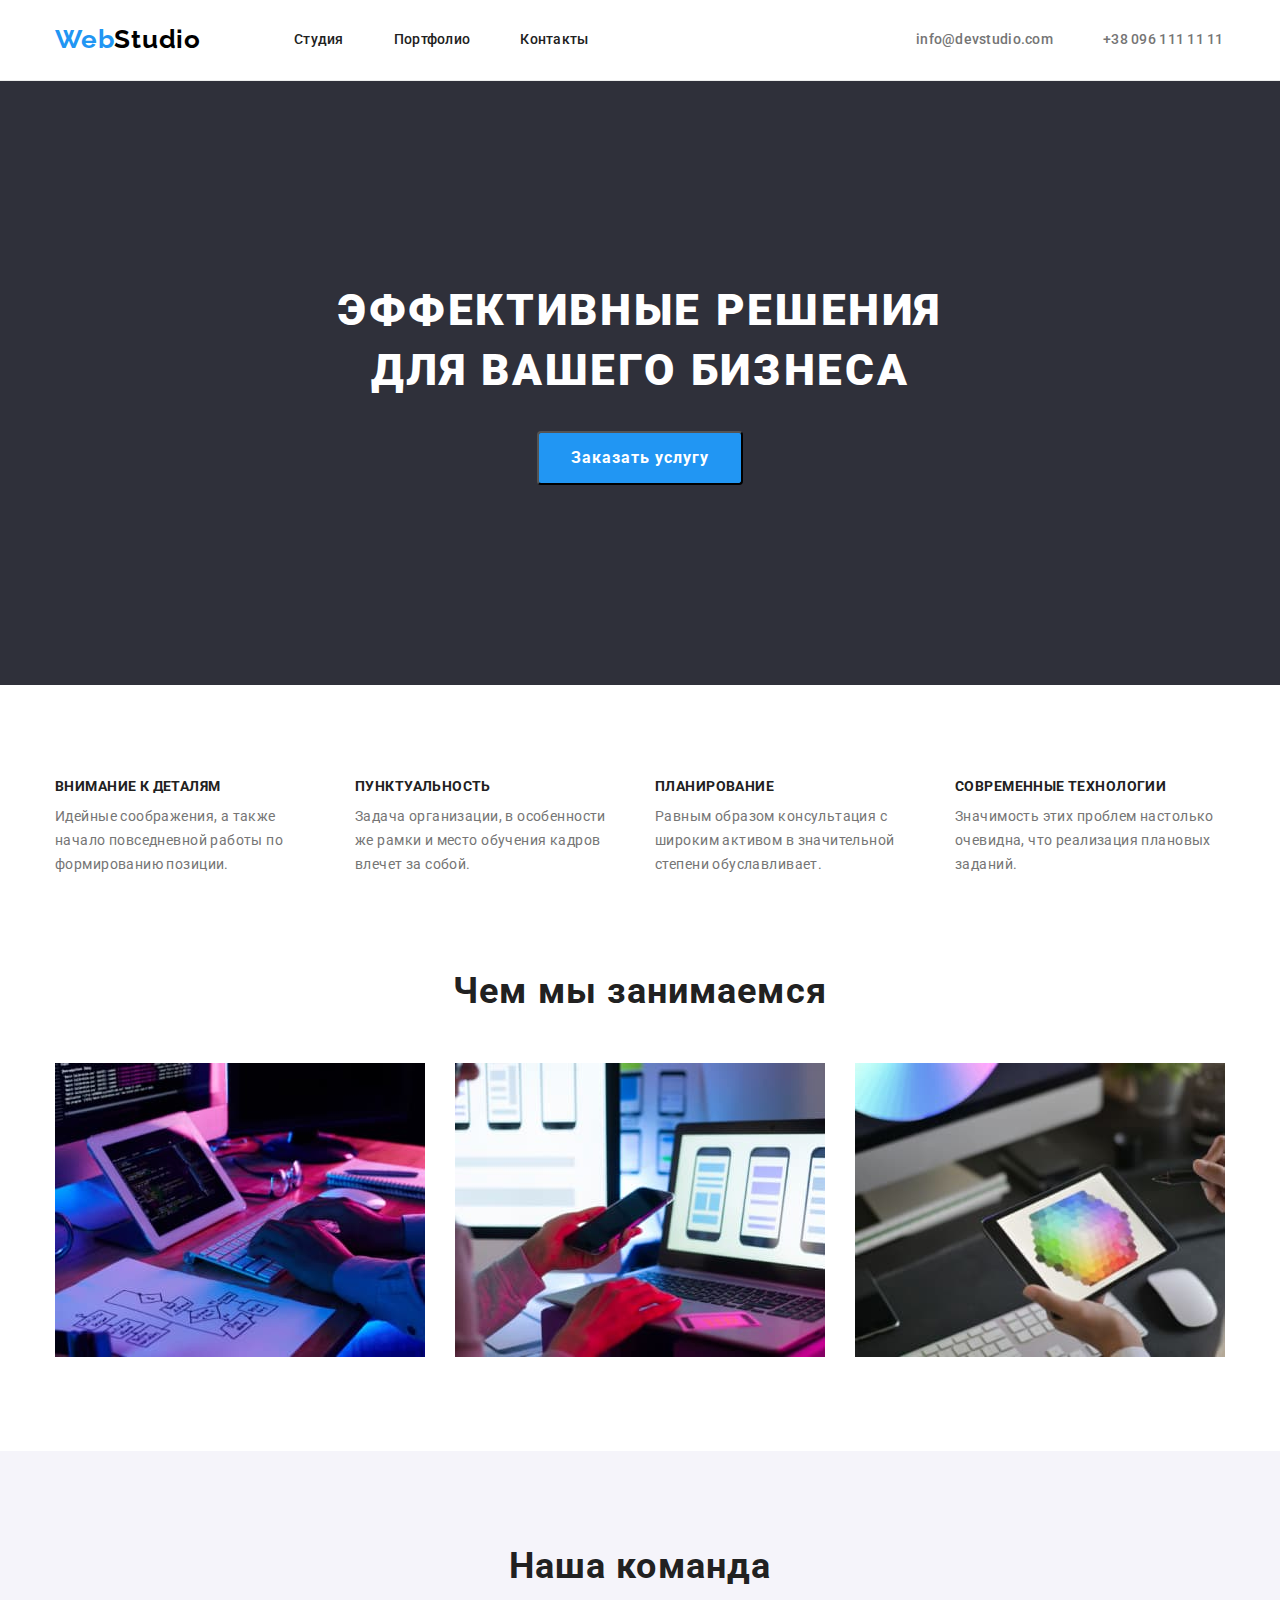
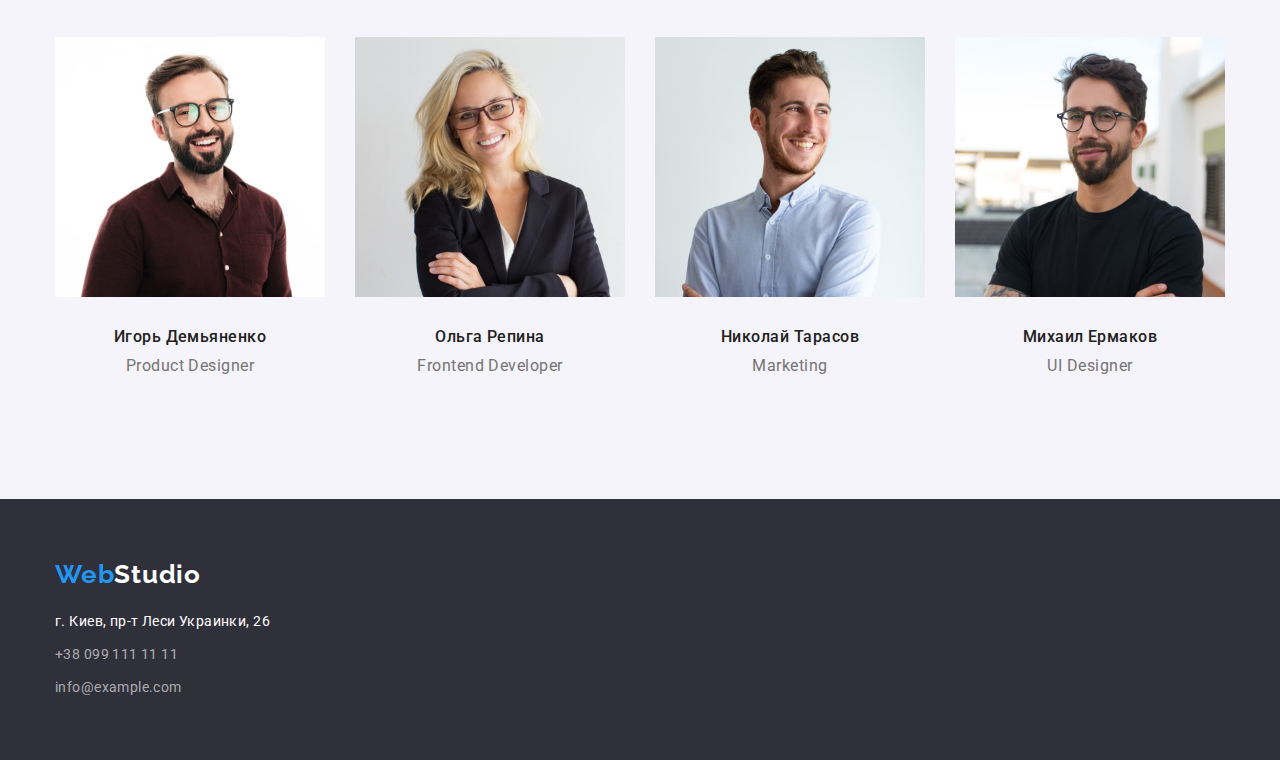
<file: index.html>
<!DOCTYPE html>
<html lang="ru">
    <head>
        <meta charset="UTF-8" />
        <meta http-equiv="X-UA-Compatible" content="IE=edge" />
        <meta name="viewport" content="width=device-width, initial-scale=1.0" />
        <title>WebStudio</title>
        <link rel="preconnect" href="https://fonts.googleapis.com">
        <link rel="preconnect" href="https://fonts.gstatic.com" crossorigin>
        <link 
            href="https://fonts.googleapis.com/css2?family=Raleway:wght@700&family=Roboto:wght@400;500;700;900&display=swap" 
            rel="stylesheet">
        <link
            href="https://cdnjs.cloudflare.com/ajax/libs/modern-normalize/1.1.0/modern-normalize.min.css"
            rel="stylesheet">
        <link rel="stylesheet" href="./css/styles.css">
    </head>
    <body class="page">
        <!-- Header section -->
        <header class="page-header">
            <div class="container header-container">
                    <nav class="nav-header">
                        <a class="header-logo logo link" href="index.html">
                            <span class="header-logo-span-web" lang="en">Web</span><span class="header-logo-span-studio" lang="en">Studio</span>
                        </a>   
                        <ul class="nav-list list">
                            <li class="list-item">
                                <a class="nav-list-item header-item link" href="">Студия</a>
                            </li>
                            <li class="list-item">
                                <a class="nav-list-item header-item link" href="./portfolio.html">Портфолио</a>
                            </li>
                            <li class="list-item">
                                <a class="nav-list-item header-item link" href="">Контакты</a>
                            </li>
                        </ul>
                    </nav>
                    <ul class="header-contacts list">
                        <li class="contacts-item"><a class="header-contacts-item header-item link" href="mailto:info@devstudio.com">info@devstudio.com</a></li> 
                        <li class="contacts-item"><a class="header-contacts-item header-item link" href="tel:+380961111111">+38 096 111 11 11</a></li>   
                    </ul>
            </div>
        </header>
    <main>
        <!-- Hero section -->
        <section class="hero">    
            <div class="container">   
                <h1 class="hero-title">Эффективные решения для вашего бизнеса</h1>
                <button type="button" class="hero-btn">Заказать услугу</button>
            </div>
        </section>
        <!-- Features section -->
        <section class="section">
            <div class="container">
                <h2 class="features-section-title visually-hidden">Наши преимущества</h2>
                <ul class="features list">
                    <li class="features-item">
                        <h3 class="features-title">Внимание к деталям</h3>
                        <p class="features-text">Идейные соображения, а также начало повседневной работы по формированию позиции.</p>
                    </li>
                    <li class="features-item">
                        <h3 class="features-title">Пунктуальность</h3>
                        <p class="features-text">Задача организации, в особенности же рамки и место обучения кадров влечет за собой.</p>
                    </li>
                    <li class="features-item">
                        <h3 class="features-title">Планирование</h3>
                        <p class="features-text">Равным образом консультация с широким активом в значительной степени обуславливает.</p>
                    </li>
                    <li class="features-item">
                        <h3 class="features-title">Современные технологии</h3>
                        <p class="features-text">Значимость этих проблем настолько очевидна, что реализация плановых заданий.</p>
                    </li>
                </ul>
            </div>
        </section>
        <!-- Our products section -->
        <section class="section products-section">
            <div class="container">
                <h2 class="products-title title">Чем мы занимаемся</h2>
                <ul class="products list">
                    <li class="products-item"><img class="product-image" src="./images/desktop-soft.jpg" alt="приложения для ПК" width="370" height="294"></li>
                    <li class="products-item"><img class="product-image" src="./images/mob-soft.jpg" alt="мобильные приложения" width="370" height="294"></li>
                    <li class="products-item"><img class="product-image" src="./images/design.jpg" alt="дизайн" width="370" height="294"></li>
                </ul>
            </div>
        </section>
        <!-- Our team section -->
        <section class="section team-section">
            <div class="container">
                <h2 class="team-section-title title">Наша команда</h2>
                <ul class="team-list list">
                    <li class="team-item">
                        <img class="team-image" src="./images/igor-demianenko.jpg" alt="Игорь Демьяненко" width="270" height="260">
                        <div class="team-title-text">
                        <h3 class="team-title">Игорь Демьяненко</h3>
                        <p class="team-text" lang="en">Product Designer</p>
                        </div>
                        </li>
                    <li class="team-item">
                        <img class="team-image" src="./images/olga-repina.jpg" alt="Ольга Репина" width="270" height="260">
                        <div class="team-title-text">
                        <h3 class="team-title">Ольга Репина</h3>
                        <p class="team-text" lang="en">Frontend Developer</p>
                        </div>
                    </li>
                    <li class="team-item">
                        <img class="team-image" src="./images/nikolay-tarasov.jpg" alt="Николай Тарасов" width="270" height="260">
                        <div class="team-title-text">
                        <h3 class="team-title">Николай Тарасов</h3>
                        <p class="team-text" lang="en">Marketing</p>
                        </div>
                    </li>
                    <li class="team-item">
                        <img class="team-image" src="./images/mikhail-ermakov.jpg" alt="Михаил Ермаков" width="270" height="260">
                        <div class="team-title-text">
                        <h3 class="team-title">Михаил Ермаков</h3>
                        <p class="team-text" lang="en">UI Designer</p>
                        </div>
                    </li>
                </ul>
            </div>      
        </section>
    </main>
        <!-- Footer section -->
        <footer class="footer">
            <div class="container">
                <div class="div-footer">
                    <a class="footer-logo logo link " href="index.html">
                        <span class="footer-logo-span-web" lang="en">Web</span><span class="footer-logo-span-studio" lang="en">Studio</span>
                    </a>
                    <address>
                        <ul class="footer-contacts list">
                            <li><a class="footer-contacts-item street link" href="https://goo.gl/maps/uAYYrMxMhEgYH2D76" target="_blank" rel="noopener noreferrer nofollow">г. Киев, пр-т Леси Украинки, 26</a></li>
                            <li><a class="footer-contacts-item link" href="tel:+380991111111">+38 099 111 11 11</a></li>
                            <li><a class="footer-contacts-item link" href="mailto:info@example.com">info@example.com</a></li>
                       </ul>
                    </address>
                </div>
            </div>
        </footer>
</html>
</file>
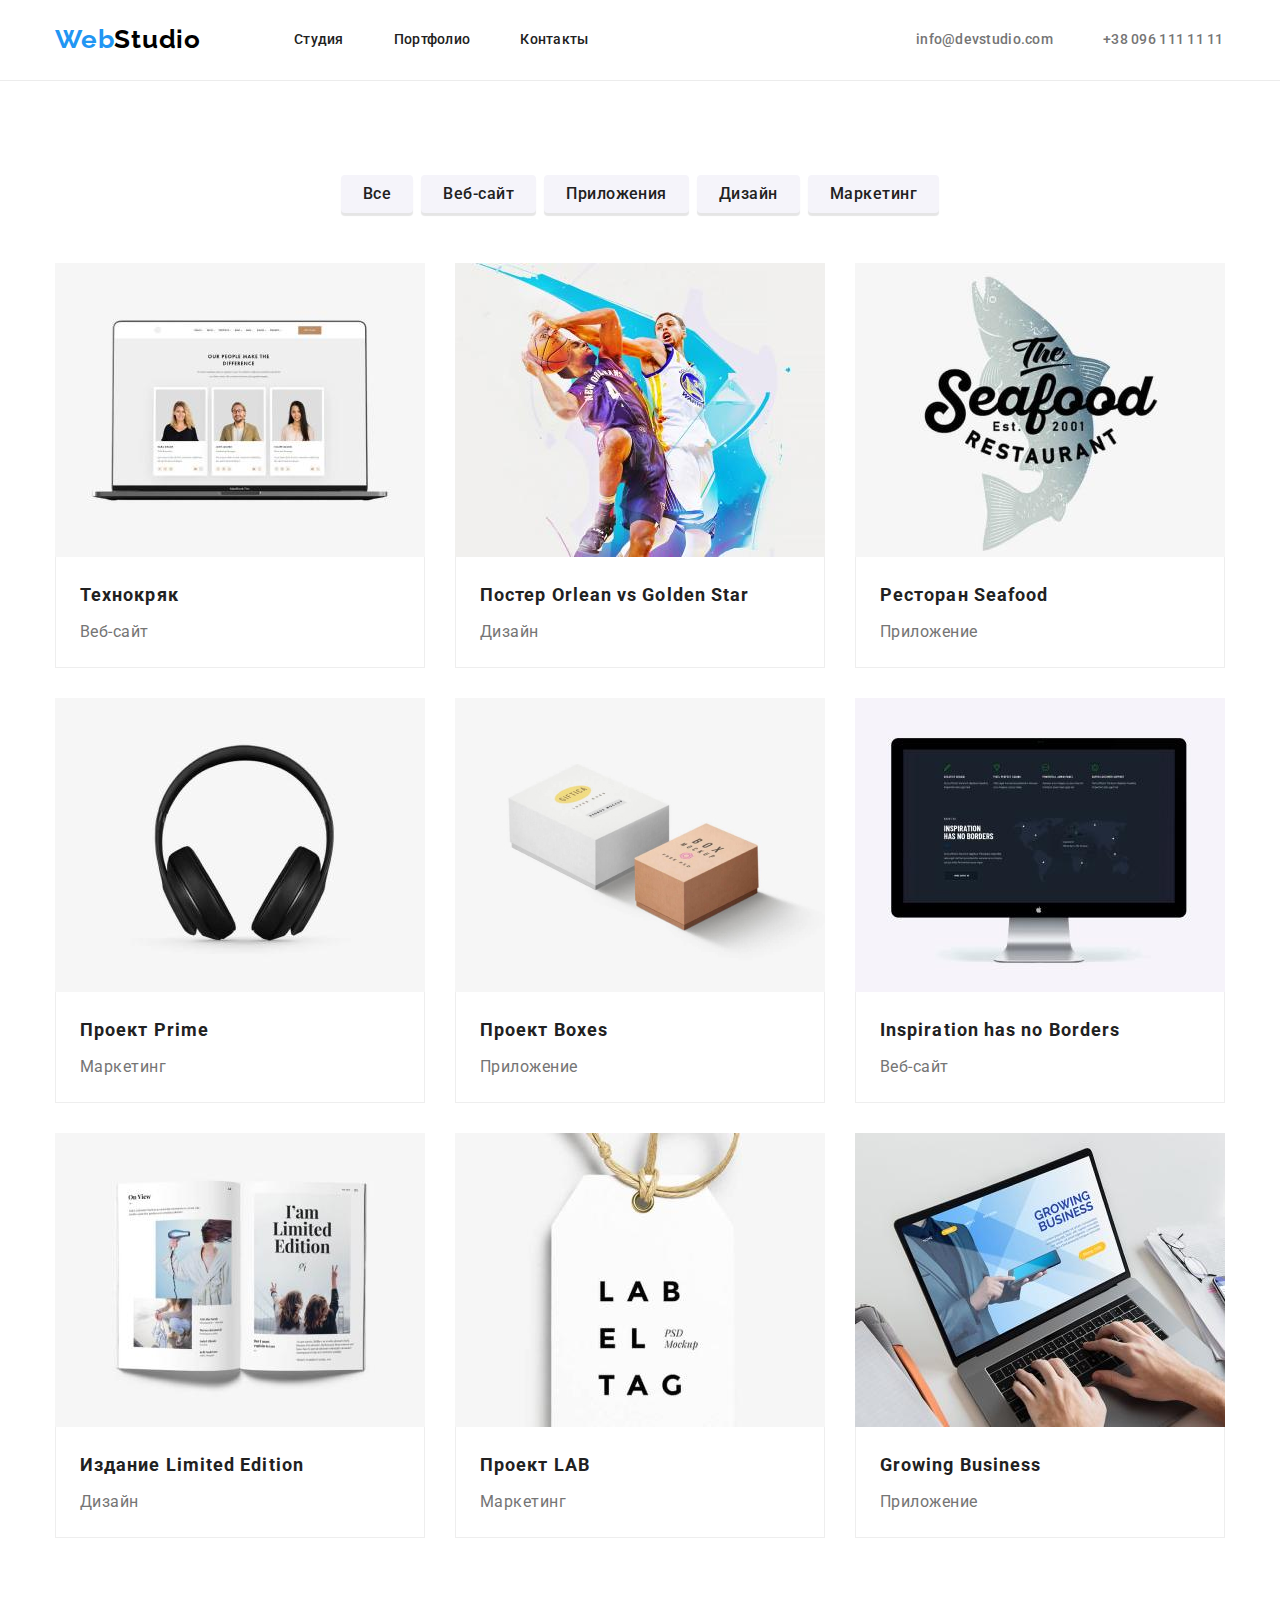
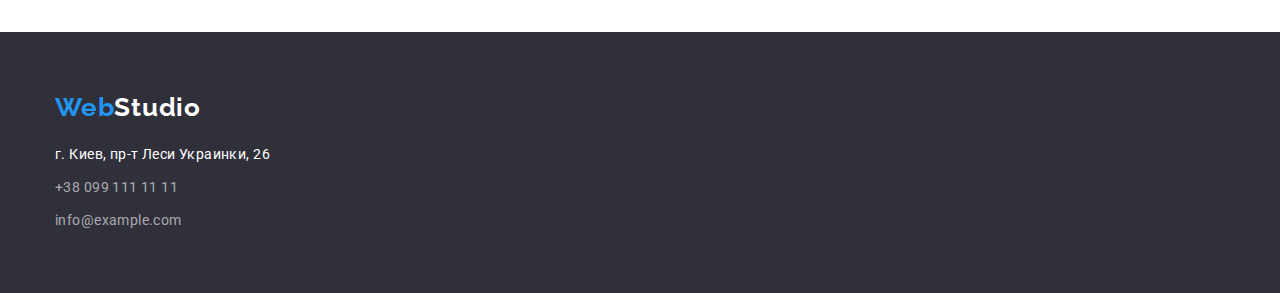
<file: portfolio.html>
<!DOCTYPE html>
<html lang="ru">
    <head>
        <meta charset="UTF-8" />
        <meta http-equiv="X-UA-Compatible" content="IE=edge" />
        <meta name="viewport" content="width=device-width, initial-scale=1.0" />
        <title>WebStudio</title>
        <link rel="preconnect" href="https://fonts.googleapis.com">
        <link rel="preconnect" href="https://fonts.gstatic.com" crossorigin>
        <link 
            href="https://fonts.googleapis.com/css2?family=Raleway:wght@700&family=Roboto:wght@400;500;700;900&display=swap"
            rel="stylesheet">
        <link
            href="https://cdnjs.cloudflare.com/ajax/libs/modern-normalize/1.1.0/modern-normalize.min.css"
            rel="stylesheet"><link rel="stylesheet" href="./css/styles.css">
    </head>
    <body class="page">
        <header class="page-header">
            <div class="container header-container">
                    <nav class="nav-header">
                        <a class="header-logo logo link" href="index.html">
                            <span class="header-logo-span-web" lang="en">Web</span><span class="header-logo-span-studio" lang="en">Studio</span>
                        </a>   
                        <ul class="nav-list list">
                            <li class="list-item">
                                <a class="nav-list-item header-item link" href="./index.html">Студия</a>
                            </li>
                            <li class="list-item">
                                <a class="nav-list-item header-item link" href="./portfolio.html">Портфолио</a>
                            </li>
                            <li class="list-item">
                                <a class="nav-list-item header-item link" href="">Контакты</a>
                            </li>
                        </ul>
                    </nav>
                    <ul class="header-contacts list">
                        <li class="contacts-item"><a class="header-contacts-item header-item link" href="mailto:info@devstudio.com">info@devstudio.com</a></li> 
                        <li class="contacts-item"><a class="header-contacts-item header-item link" href="tel:+380961111111">+38 096 111 11 11</a></li>   
                    </ul>
            </div>
        </header>
    <main>
        <section class="section">
            <div class="container">
                <h1 class="portfolio-title visually-hidden">Наше портфолио</h1>
                <ul class="porfolio-filter list">
                    <li class="porfolio-filter-item"><button class="portfolio-btn" type="button">Все</button></li>
                    <li class="porfolio-filter-item"><button class="portfolio-btn" type="button">Веб-сайт</button></li>
                    <li class="porfolio-filter-item"><button class="portfolio-btn" type="button">Приложения</button></li>
                    <li class="porfolio-filter-item"><button class="portfolio-btn" type="button">Дизайн</button></li>
                    <li class="porfolio-filter-item"><button class="portfolio-btn" type="button">Маркетинг</button></li>
                </ul>
                <ul class="portfolio-list list">
                    <li class="portfolio-item">
                        <a class="portfolio-item-link link" href="">
                            <img class="portfolio-item-img" src="./images/portfolio-1.jpg" alt="Технокряк" width="370" height="294">
                            <div class="portfolio-title-type">
                                <h2 class="portfolio-item-title">Технокряк</h2>
                                <p class="portfolio-item-type">Веб-сайт</p>
                            </div>
                        </a>
                    </li>

                    <li class="portfolio-item">
                        <a class="link portfolio-item-link" href="">
                            <img class="portfolio-item-img" src="./images/portfolio-2.jpg" alt="Постер New Orlean vs Golden Star" width="370" height="294">
                            <div class="portfolio-title-type">
                                <h2 class="portfolio-item-title">Постер <span lang="en">Orlean vs Golden Star</span></h2>
                                <p class="portfolio-item-type">Дизайн</p>
                            </div>
                        </a>
                    </li>

                    <li class="portfolio-item">
                        <a class="portfolio-item-link link" href="">
                            <img class="portfolio-item-img" src="./images/portfolio-3.jpg" alt="Ресторан Seafood" width="370" height="294">
                            <div class="portfolio-title-type">
                                <h2 class="portfolio-item-title">Ресторан <span lang="en">Seafood</span></h2>
                                <p class="portfolio-item-type">Приложение</p>
                            </div>
                        </a>
                    </li>

                    <li class="portfolio-item">
                        <a class="portfolio-item-link link" href="">
                            <img class="portfolio-item-img" src="./images/portfolio-4.jpg" alt="Проект Prime" width="370" height="294">
                            <div class="portfolio-title-type">
                                <h2 class="portfolio-item-title">Проект <span lang="en">Prime</span></h2>
                                <p class="portfolio-item-type">Маркетинг</p>
                            </div>
                        </a>
                    </li>

                    <li class="portfolio-item">
                        <a class="portfolio-item-link link" href="">                  
                            <img class="portfolio-item-img" src="./images/portfolio-5.jpg" alt="Проект Boxes" width="370" height="294">
                            <div class="portfolio-title-type">
                                <h2 class="portfolio-item-title">Проект <span lang="en">Boxes</span></h2>
                                <p class="portfolio-item-type">Приложение</p>
                            </div>
                        </a> 
                    </li>

                    <li class="portfolio-item">
                        <a class="portfolio-item-link link" href="">
                            <img class="portfolio-item-img" src="./images/portfolio-6.jpg" alt="Inspiration has no Borders" width="370" height="294">
                            <div class="portfolio-title-type">
                                <h2 class="portfolio-item-title" lang="en">Inspiration has no Borders</h2>
                                <p class="portfolio-item-type">Веб-сайт</p>
                            </div>
                            </a>
                    </li>

                    <li class="portfolio-item">
                        <a class="portfolio-item-link link" href="">
                            <img class="portfolio-item-img" src="./images/portfolio-7.jpg" alt="Издание Limited Edition" width="370" height="294">
                            <div class="portfolio-title-type">
                                <h2 class="portfolio-item-title">Издание    <span lang="en">Limited Edition</span></h2>
                                <p class="portfolio-item-type">Дизайн</p>
                            </div>
                            </a>
                    </li>

                    <li class="portfolio-item">
                        <a class="portfolio-item-link link" href="">
                            <img class="portfolio-item-img" src="./images/portfolio-8.jpg" alt="Проект LAB" width="370" height="294">
                            <div class="portfolio-title-type">
                                <h2 class="portfolio-item-title">Проект <span lang="en">LAB</span></h2>
                                <p class="portfolio-item-type">Маркетинг</p>
                            </div>
                        </a>
                    </li>
                    
                    <li class="portfolio-item">
                        <a class="portfolio-item-link link" href="">
                            <img class="portfolio-item-img" src="./images/portfolio-9.jpg" alt="Growing Business" width="370" height="294">
                            <div class="portfolio-title-type">
                                <h2 class="portfolio-item-title" lang="en">Growing Business</h2>
                                <p class="portfolio-item-type">Приложение</p>
                            </div>
                        </a>
                    </li>
                </ul>
            </div>
        </section>
    </main>
        <!-- Footer section -->
        <footer class="footer">
            <div class="container">
                <div class="div-footer">
                    <a class="footer-logo logo link " href="index.html">
                        <span class="footer-logo-span-web" lang="en">Web</span><span class="footer-logo-span-studio" lang="en">Studio</span>
                    </a>
                    <address>
                        <ul class="footer-contacts list">
                            <li><a class="footer-contacts-item street link" href="https://goo.gl/maps/uAYYrMxMhEgYH2D76" target="_blank" rel="noopener noreferrer nofollow">г. Киев, пр-т Леси Украинки, 26</a></li>
                            <li><a class="footer-contacts-item link" href="tel:+380991111111">+38 099 111 11 11</a></li>
                            <li><a class="footer-contacts-item link" href="mailto:info@example.com">info@example.com</a></li>
                        </ul>
                    </address>
                </div>
            </div>
        </footer>
</html>
</file>
<file: css/styles.css>
/* main text color #757575  */
/* secondary text color #212121 */
/* main white color #FFFFFF */
/* secondary white color: rgba(255, 255, 255, 0.6) */
/* accent color #2196F3 */
/* logo color #000000 */
/* background color #2F303A */
/* bottom background color #F5F4FA */

:root {
  --main-text-color: #757575;
  --secondary-text-color: #212121;
  --main-white-color: #ffffff;
  --secondary-white-color: rgba(255, 255, 255, 0.6);
  --logo-color: #000000;
  --accent-color: #2196f3;
  --secondary-background-color: #2f303a;
  --bottom-background-color: #f5f4fa;
  --between-containers-distance: 94px;
  --between-li-distance: 30px;
}

body {
  font-family: 'Roboto', sans-serif;
  /* font-family: 'Raleway', sans-serif; */
  color: var(--main-text-color);
}
p,
h1,
h2,
h3,
h4,
h5,
h6 {
  margin: 0;
  padding: 0;
}

ol,
ul {
  margin: 0;
  padding-left: 0;
}

img {
  display: block;
}
.list {
  list-style: none;
}

.link {
  text-decoration: none;
}

.logo {
  font-family: 'Raleway';
  font-weight: 700;
  font-size: 26px;
  line-height: 1.19;
  letter-spacing: 0.03em;
  cursor: pointer;
}
.header-item {
  font-weight: 500;
  font-size: 14px;
  line-height: 1.14;
  letter-spacing: 0.02em;
}

.title {
  font-weight: 700;
  font-size: 36px;
  line-height: 1.17;
  text-align: center;
  letter-spacing: 0.03em;
}

.visually-hidden {
  position: absolute;
  width: 1px;
  height: 1px;
  margin: -1px;
  border: 0;
  padding: 0;
  white-space: nowrap;
  clip-path: inset(100%);
  clip: rect(0 0 0 0);
  overflow: hidden;
}
.container {
  margin: 0 auto;
  width: 1200px;
  padding-left: 15px;
  padding-right: 15px;
}

.section {
  padding-top: 94px;
  padding-bottom: 94px;
}
/*---------------------Header section--------------------- */
.page-header {
  border-bottom: 1px solid #ececec;
}

.nav-header {
  display: flex;
}
.header-logo {
  color: var(--logo-color);
  margin-right: 93px;
  padding-top: 24px;
  padding-bottom: 25px;
}

.header-logo-span-web {
  color: var(--accent-color);
}

.nav-list {
  display: flex;
}

.nav-list-item {
  display: block;
  color: var(--secondary-text-color);
  padding-top: 32px;
  padding-bottom: 32px;
}

.header-container {
  display: flex;
}

.list-item:not(:last-child) {
  margin-right: 50px;
}

.nav-list-item:hover,
.nav-list-item:focus {
  color: var(--accent-color);
}

.header-contacts {
  display: flex;
  margin-left: auto;
}

.contacts-item:not(:last-child) {
  margin-right: 50px;
}
.header-contacts-item {
  display: flex;
  color: var(--main-text-color);
  min-width: 122px;
  padding-top: 32px;
  padding-bottom: 32px;
}

.header-contacts-item:hover,
.header-contacts-item:focus {
  color: var(--accent-color);
}

/*---------------------Hero section--------------------- */
.hero {
  text-align: center;
  margin-left: auto;
  margin-right: auto;
  padding-top: 200px;
  padding-bottom: 200px;
  background-color: var(--secondary-background-color);
}

.hero-title {
  font-weight: 900;
  font-size: 44px;
  line-height: 1.36em;
  letter-spacing: 0.06em;
  text-transform: uppercase;
  color: var(--main-white-color);
  margin-left: auto;
  margin-right: auto;
  margin-bottom: 30px;
  width: 696px;
}

.hero-btn {
  display: inline-block;
  font-weight: 700;
  font-size: 16px;
  line-height: 1.88;
  letter-spacing: 0.06em;
  color: var(--main-white-color);
  background-color: var(--accent-color);
  cursor: pointer;
  border-radius: 4px;
  padding: 10px 32px;
}

/*---------------------Features section--------------------- */
.features {
  display: flex;
}

.features-item:not(:last-child) {
  margin-right: var(--between-li-distance);
}

.features-title {
  margin-bottom: 10px;
  width: 270px;
  font-weight: 700;
  font-size: 14px;
  line-height: 1.14;
  letter-spacing: 0.03em;
  text-transform: uppercase;
  color: var(--secondary-text-color);
}

.features-text {
  font-size: 14px;
  line-height: 1.71;
  letter-spacing: 0.03em;
  color: var(--main-text-color);
}

/*---------------------Our products section-------------- ------- */
.products-section {
  padding-top: 0px;
}

.products {
  display: flex;
}
.products-item:not(:last-child) {
  margin-right: var(--between-li-distance);
}

.products-title {
  color: var(--secondary-text-color);
  margin-bottom: 50px;
}

/*---------------------Our team section--------------------- */
.team-section {
  background-color: var(--bottom-background-color);
}

.team-section-title {
  color: var(--secondary-text-color);
  margin-bottom: 50px;
}

.team-list {
  display: flex;
}

.team-item:not(:last-child) {
  margin-right: var(--between-li-distance);
}

.team-image {
}

.team-title-text {
  padding-top: 30px;
  padding-bottom: 30px;
}
.team-title {
  margin-bottom: 10px;
  font-weight: 500;
  font-size: 16px;
  line-height: 1.19;
  text-align: center;
  letter-spacing: 0.03em;
  color: var(--secondary-text-color);
}

.team-text {
  font-size: 16px;
  line-height: 1.19;
  text-align: center;
  letter-spacing: 0.03em;
  color: var(--main-text-color);
}

/*---------------------Footer section--------------------- */
.footer {
  background-color: var(--secondary-background-color);
  padding-top: 60px;
  padding-bottom: 60px;
}

.footer-logo {
  display: inline-block;
  color: var(--main-white-color);
  /* margin-right: auto; */
  margin-bottom: 20px;
}

.footer-logo-span-web {
  color: var(--accent-color);
}

address {
  font-style: normal;
}

.footer-contacts-item {
  font-size: 14px;
  line-height: 1.71;
  letter-spacing: 0.03em;
  color: var(--secondary-white-color);
  display: flex;
}
/* .footer-contacts-item {
  display: inline-block;
} */

.footer-contacts li:not(:last-child) {
  margin-bottom: 9px;
}

.footer-contacts .street {
  color: var(--main-white-color);
}
.footer-contacts-item {
  /* padding-bottom: 0px; */
}
.footer-contacts-item:hover,
.footer-contacts-item:focus {
  color: var(--accent-color);
}
/*---------------------Portfolio section--------------------- */
.portfolio-section {
}
.porfolio-filter {
  display: flex;
  margin-bottom: 50px;
  justify-content: center;
}

.porfolio-filter-item:hover {
  box-shadow: 0px 3px 1px rgba(0, 0, 0, 0.1), 0px 1px 2px rgba(0, 0, 0, 0.08),
    0px 2px 2px rgba(0, 0, 0, 0.12);
  border-radius: 4px;
}
.porfolio-filter-item:not(:last-child) {
  margin-right: 8px;
}
.portfolio-btn {
  font-weight: 500;
  font-size: 16px;
  line-height: 1.63;
  text-align: center;
  letter-spacing: 0.03em;
  background-color: var(--bottom-background-color);
  color: var(--secondary-text-color);
  border: none;
  border-radius: 4px;
  cursor: pointer;
  padding: 6px 22px;
  box-shadow: 0px 2px 2px 0px #0000001f;
  box-shadow: 0px 1px 2px 0px #00000014;
  box-shadow: 0px 3px 1px 0px #0000001a;
}

.portfolio-btn:hover,
.portfolio-btn:focus {
  background-color: var(--accent-color);
  color: var(--main-white-color);
}
.portfolio-item-title {
  margin-bottom: 4px;
  font-weight: 700;
  font-size: 18px;
  line-height: 2;
  letter-spacing: 0.06em;
  color: var(--secondary-text-color);
}

.portfolio-item-type {
  font-size: 16px;
  line-height: 1.88;
  letter-spacing: 0.03em;
  color: var(--main-text-color);
}

.portfolio-title-type {
  padding: 20px 24px;
  border-right: 1px solid #eeeeee;
  border-bottom: 1px solid #eeeeee;
  border-left: 1px solid #eeeeee;
}

.portfolio-list {
  display: flex;
  flex-wrap: wrap;
  margin-top: calc(-1 * var(--between-li-distance));
  margin-left: calc(-1 * var(--between-li-distance));
}

.portfolio-item {
  flex-basis: calc(100% / 3 - var(--between-li-distance));
  margin-top: var(--between-li-distance);
  margin-left: var(--between-li-distance);
}
</file>
